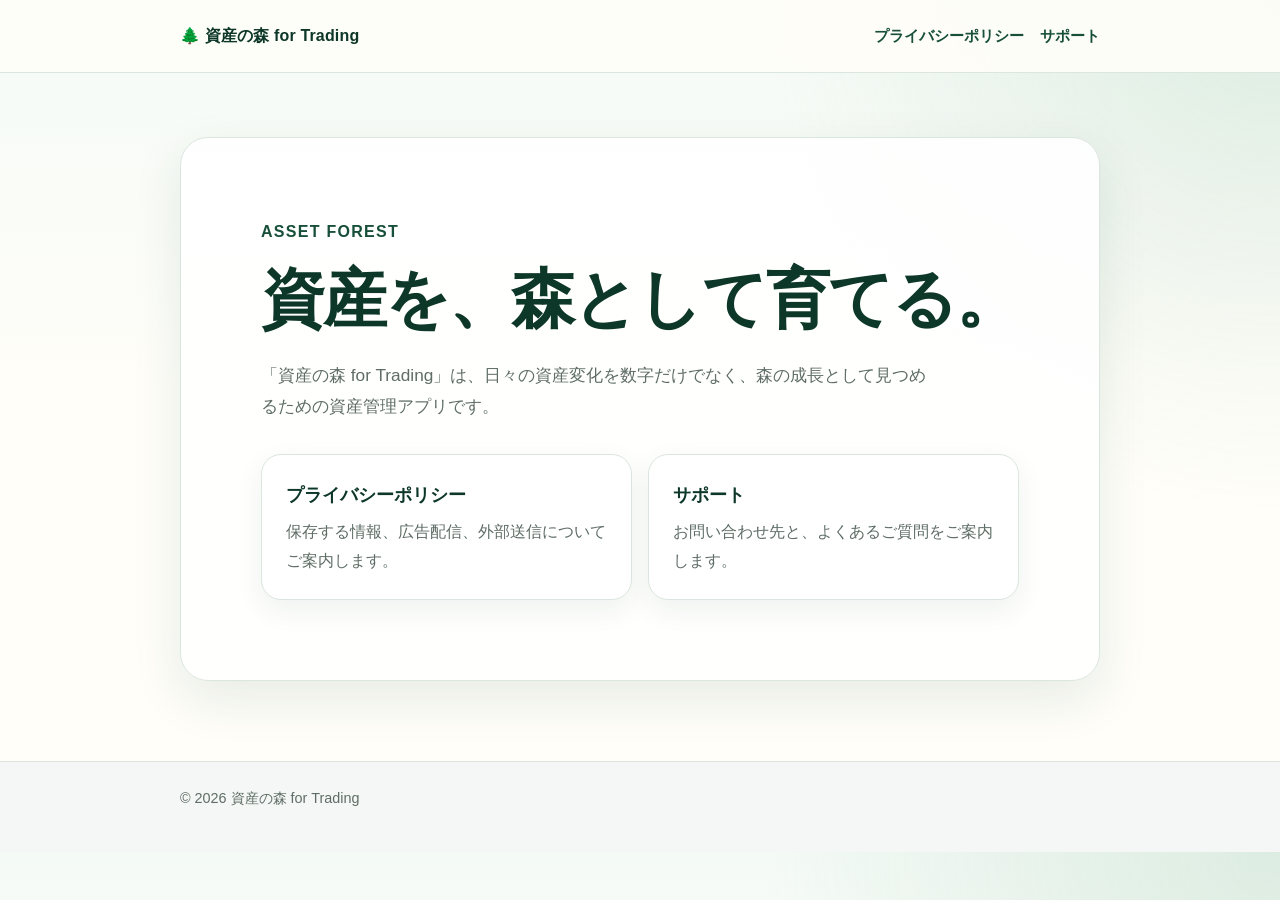
<file: index.html>
<!doctype html>
<html lang="ja">
<head>
  <meta charset="utf-8">
  <meta name="viewport" content="width=device-width, initial-scale=1">
  <meta name="description" content="資産管理アプリ「資産の森 for Trading」の公式情報ページです。">
  <title>資産の森 for Trading</title>
  <link rel="stylesheet" href="/styles.css">
</head>
<body>
  <header class="site-header">
    <div class="header-inner">
      <a class="brand" href="/">🌲 資産の森 for Trading</a>
      <nav aria-label="主要メニュー">
        <a href="/privacy/">プライバシーポリシー</a>
        <a href="/support/">サポート</a>
      </nav>
    </div>
  </header>

  <main>
    <section class="hero">
      <p class="eyebrow">Asset Forest</p>
      <h1>資産を、森として育てる。</h1>
      <p class="lead">「資産の森 for Trading」は、日々の資産変化を数字だけでなく、森の成長として見つめるための資産管理アプリです。</p>

      <div class="cards">
        <a class="card" href="/privacy/">
          <strong>プライバシーポリシー</strong>
          <span>保存する情報、広告配信、外部送信についてご案内します。</span>
        </a>
        <a class="card" href="/support/">
          <strong>サポート</strong>
          <span>お問い合わせ先と、よくあるご質問をご案内します。</span>
        </a>
      </div>
    </section>
  </main>

  <footer class="site-footer">
    <div class="footer-inner">© 2026 資産の森 for Trading</div>
  </footer>
</body>
</html>
</file>
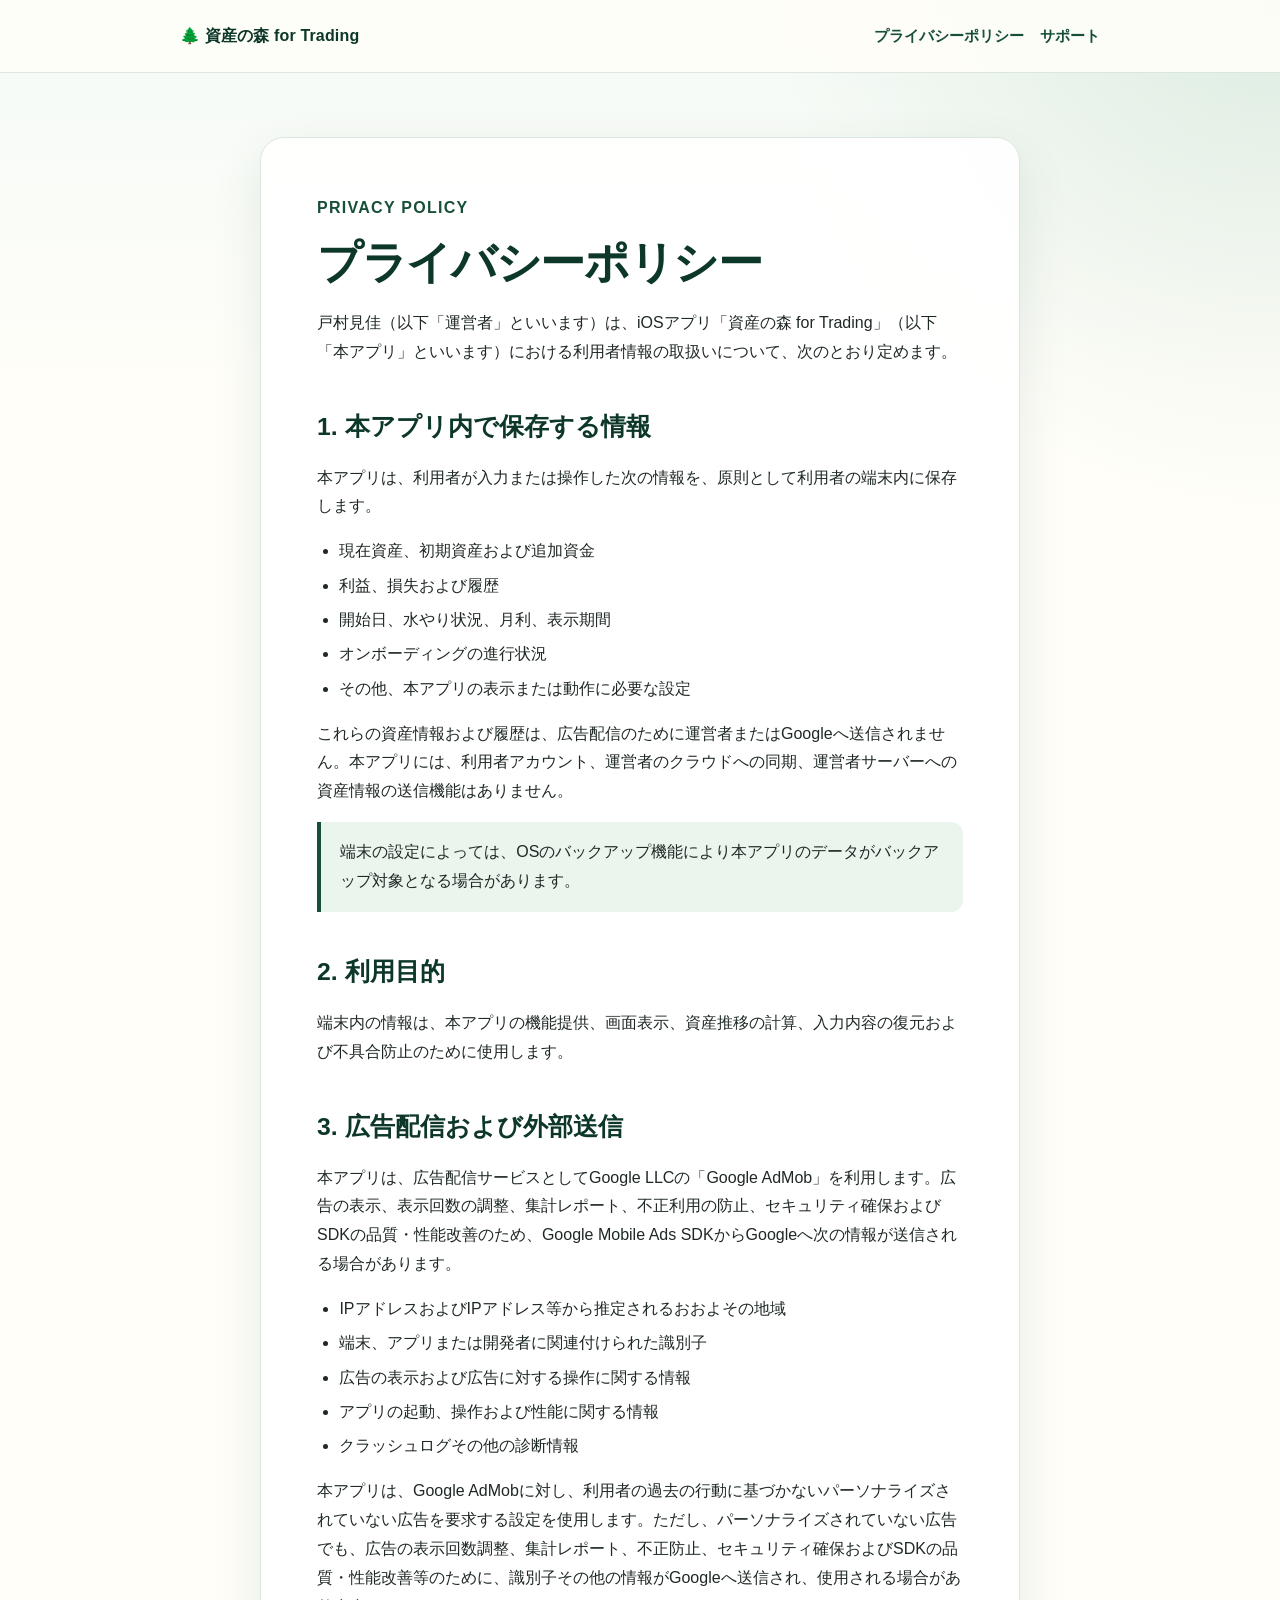
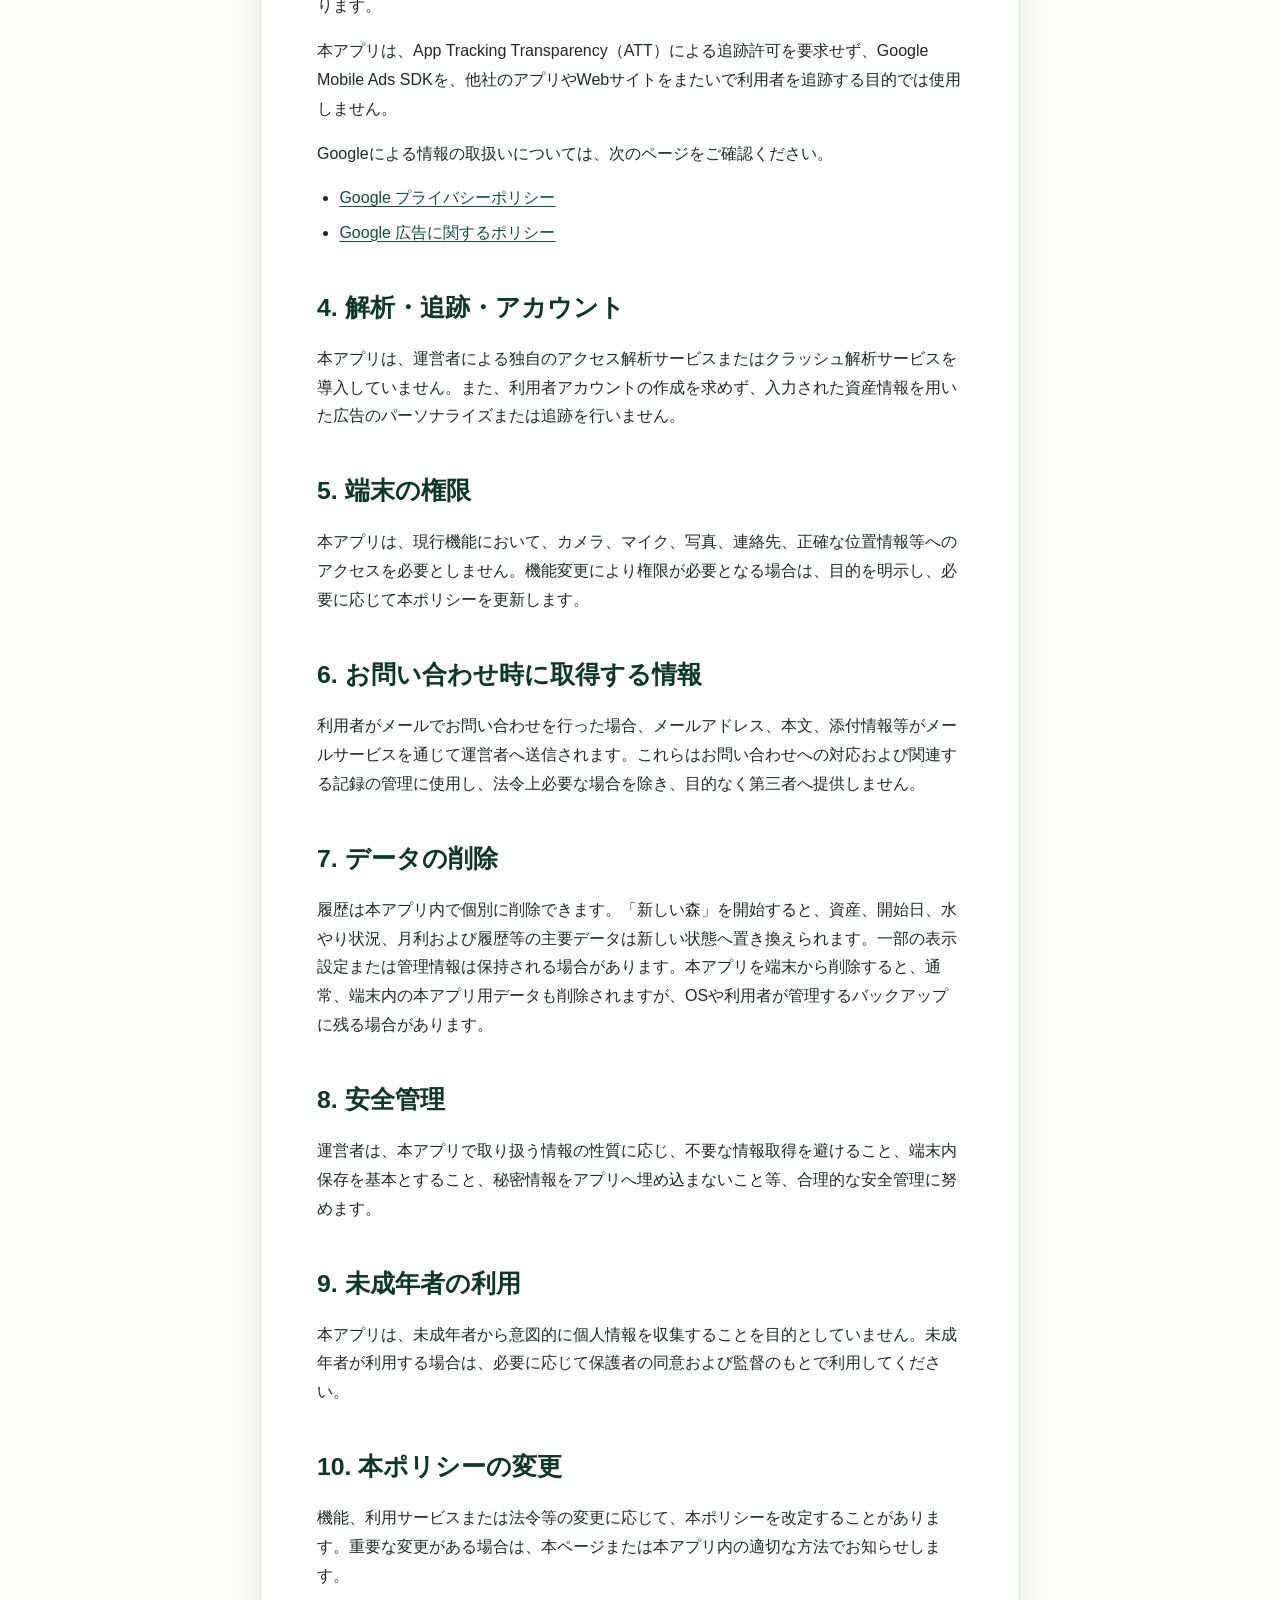
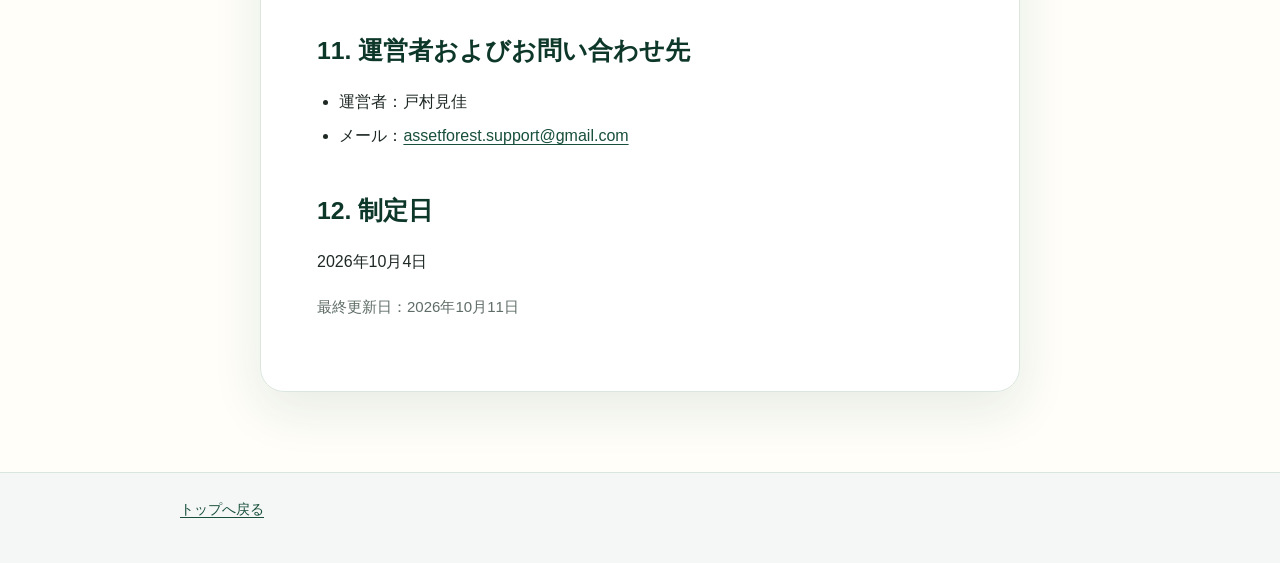
<file: privacy/index.html>
<!doctype html>
<html lang="ja">
<head>
  <meta charset="utf-8">
  <meta name="viewport" content="width=device-width, initial-scale=1">
  <meta name="description" content="資産の森 for Tradingのプライバシーポリシーです。">
  <title>プライバシーポリシー | 資産の森 for Trading</title>
  <link rel="stylesheet" href="/styles.css">
</head>
<body>
  <header class="site-header">
    <div class="header-inner">
      <a class="brand" href="/">🌲 資産の森 for Trading</a>
      <nav aria-label="主要メニュー">
        <a href="/privacy/" aria-current="page">プライバシーポリシー</a>
        <a href="/support/">サポート</a>
      </nav>
    </div>
  </header>

  <main>
    <article class="document">
      <p class="eyebrow">Privacy Policy</p>
      <h1>プライバシーポリシー</h1>
      <p>戸村見佳（以下「運営者」といいます）は、iOSアプリ「資産の森 for Trading」（以下「本アプリ」といいます）における利用者情報の取扱いについて、次のとおり定めます。</p>

      <h2>1. 本アプリ内で保存する情報</h2>
      <p>本アプリは、利用者が入力または操作した次の情報を、原則として利用者の端末内に保存します。</p>
      <ul>
        <li>現在資産、初期資産および追加資金</li>
        <li>利益、損失および履歴</li>
        <li>開始日、水やり状況、月利、表示期間</li>
        <li>オンボーディングの進行状況</li>
        <li>その他、本アプリの表示または動作に必要な設定</li>
      </ul>
      <p>これらの資産情報および履歴は、広告配信のために運営者またはGoogleへ送信されません。本アプリには、利用者アカウント、運営者のクラウドへの同期、運営者サーバーへの資産情報の送信機能はありません。</p>
      <p class="note">端末の設定によっては、OSのバックアップ機能により本アプリのデータがバックアップ対象となる場合があります。</p>

      <h2>2. 利用目的</h2>
      <p>端末内の情報は、本アプリの機能提供、画面表示、資産推移の計算、入力内容の復元および不具合防止のために使用します。</p>

      <h2>3. 広告配信および外部送信</h2>
      <p>本アプリは、広告配信サービスとしてGoogle LLCの「Google AdMob」を利用します。広告の表示、表示回数の調整、集計レポート、不正利用の防止、セキュリティ確保およびSDKの品質・性能改善のため、Google Mobile Ads SDKからGoogleへ次の情報が送信される場合があります。</p>
      <ul>
        <li>IPアドレスおよびIPアドレス等から推定されるおおよその地域</li>
        <li>端末、アプリまたは開発者に関連付けられた識別子</li>
        <li>広告の表示および広告に対する操作に関する情報</li>
        <li>アプリの起動、操作および性能に関する情報</li>
        <li>クラッシュログその他の診断情報</li>
      </ul>
      <p>本アプリは、Google AdMobに対し、利用者の過去の行動に基づかないパーソナライズされていない広告を要求する設定を使用します。ただし、パーソナライズされていない広告でも、広告の表示回数調整、集計レポート、不正防止、セキュリティ確保およびSDKの品質・性能改善等のために、識別子その他の情報がGoogleへ送信され、使用される場合があります。</p>
      <p>本アプリは、App Tracking Transparency（ATT）による追跡許可を要求せず、Google Mobile Ads SDKを、他社のアプリやWebサイトをまたいで利用者を追跡する目的では使用しません。</p>
      <p>Googleによる情報の取扱いについては、次のページをご確認ください。</p>
      <ul>
        <li><a href="https://policies.google.com/privacy?hl=ja" rel="noopener noreferrer">Google プライバシーポリシー</a></li>
        <li><a href="https://policies.google.com/technologies/ads?hl=ja" rel="noopener noreferrer">Google 広告に関するポリシー</a></li>
      </ul>

      <h2>4. 解析・追跡・アカウント</h2>
      <p>本アプリは、運営者による独自のアクセス解析サービスまたはクラッシュ解析サービスを導入していません。また、利用者アカウントの作成を求めず、入力された資産情報を用いた広告のパーソナライズまたは追跡を行いません。</p>

      <h2>5. 端末の権限</h2>
      <p>本アプリは、現行機能において、カメラ、マイク、写真、連絡先、正確な位置情報等へのアクセスを必要としません。機能変更により権限が必要となる場合は、目的を明示し、必要に応じて本ポリシーを更新します。</p>

      <h2>6. お問い合わせ時に取得する情報</h2>
      <p>利用者がメールでお問い合わせを行った場合、メールアドレス、本文、添付情報等がメールサービスを通じて運営者へ送信されます。これらはお問い合わせへの対応および関連する記録の管理に使用し、法令上必要な場合を除き、目的なく第三者へ提供しません。</p>

      <h2>7. データの削除</h2>
      <p>履歴は本アプリ内で個別に削除できます。「新しい森」を開始すると、資産、開始日、水やり状況、月利および履歴等の主要データは新しい状態へ置き換えられます。一部の表示設定または管理情報は保持される場合があります。本アプリを端末から削除すると、通常、端末内の本アプリ用データも削除されますが、OSや利用者が管理するバックアップに残る場合があります。</p>

      <h2>8. 安全管理</h2>
      <p>運営者は、本アプリで取り扱う情報の性質に応じ、不要な情報取得を避けること、端末内保存を基本とすること、秘密情報をアプリへ埋め込まないこと等、合理的な安全管理に努めます。</p>

      <h2>9. 未成年者の利用</h2>
      <p>本アプリは、未成年者から意図的に個人情報を収集することを目的としていません。未成年者が利用する場合は、必要に応じて保護者の同意および監督のもとで利用してください。</p>

      <h2>10. 本ポリシーの変更</h2>
      <p>機能、利用サービスまたは法令等の変更に応じて、本ポリシーを改定することがあります。重要な変更がある場合は、本ページまたは本アプリ内の適切な方法でお知らせします。</p>

      <h2>11. 運営者およびお問い合わせ先</h2>
      <ul>
        <li>運営者：戸村見佳</li>
        <li>メール：<a href="mailto:assetforest.support@gmail.com">assetforest.support@gmail.com</a></li>
      </ul>

      <h2>12. 制定日</h2>
      <p>2026年10月4日</p>
      <p class="meta">最終更新日：2026年10月11日</p>
    </article>
  </main>

  <footer class="site-footer">
    <div class="footer-inner"><a href="/">トップへ戻る</a></div>
  </footer>
</body>
</html>
</file>
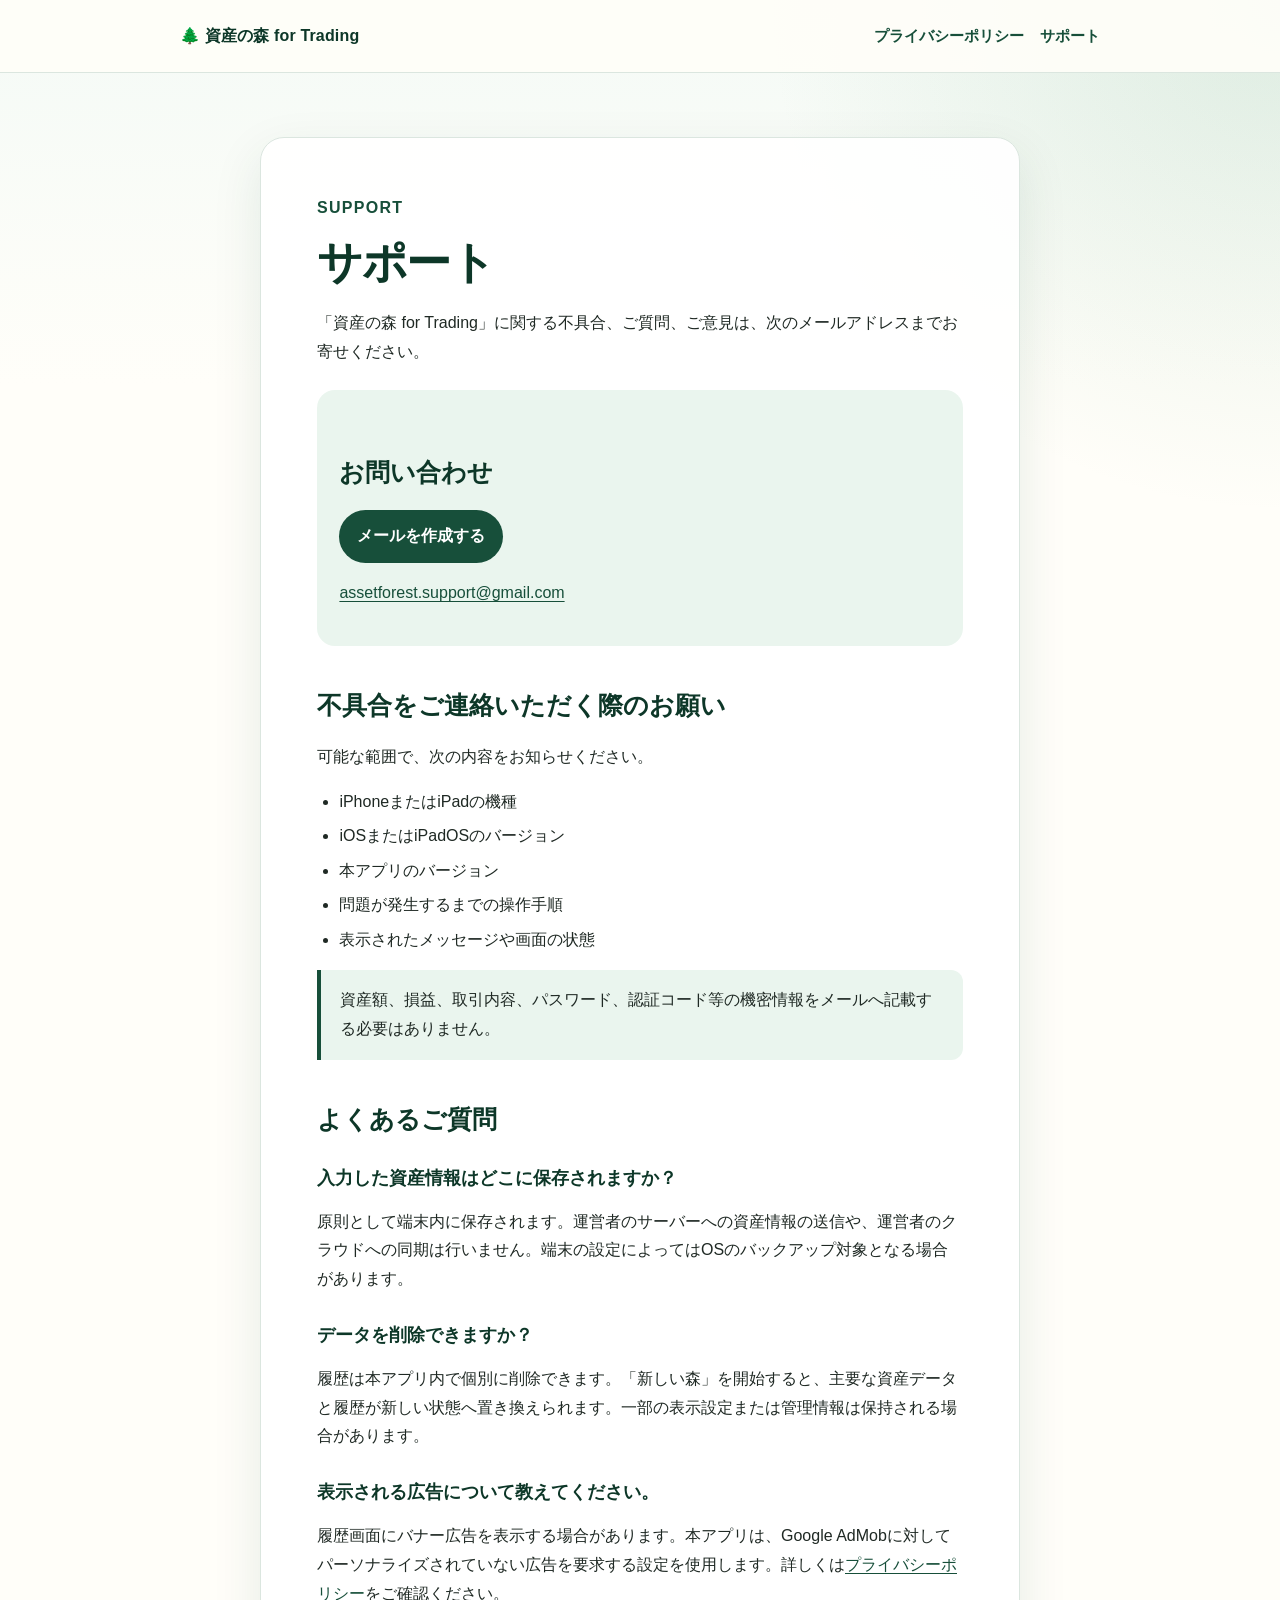
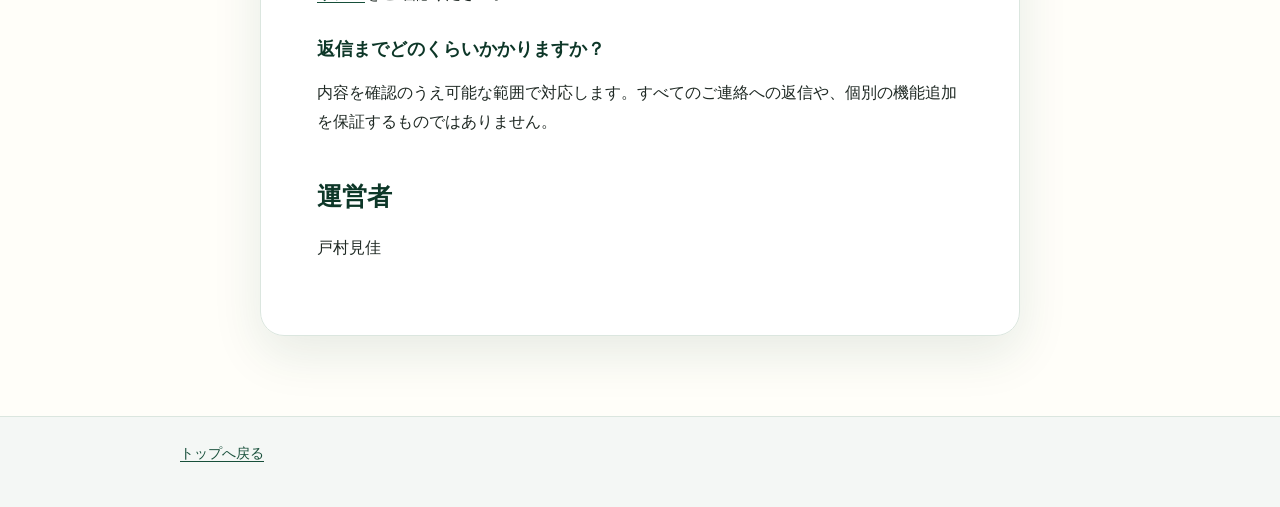
<file: support/index.html>
<!doctype html>
<html lang="ja">
<head>
  <meta charset="utf-8">
  <meta name="viewport" content="width=device-width, initial-scale=1">
  <meta name="description" content="資産の森 for Tradingのサポートページです。">
  <title>サポート | 資産の森 for Trading</title>
  <link rel="stylesheet" href="/styles.css">
</head>
<body>
  <header class="site-header">
    <div class="header-inner">
      <a class="brand" href="/">🌲 資産の森 for Trading</a>
      <nav aria-label="主要メニュー">
        <a href="/privacy/">プライバシーポリシー</a>
        <a href="/support/" aria-current="page">サポート</a>
      </nav>
    </div>
  </header>

  <main>
    <article class="document">
      <p class="eyebrow">Support</p>
      <h1>サポート</h1>
      <p>「資産の森 for Trading」に関する不具合、ご質問、ご意見は、次のメールアドレスまでお寄せください。</p>

      <section class="contact">
        <h2>お問い合わせ</h2>
        <p><a class="button" href="mailto:assetforest.support@gmail.com?subject=%E8%B3%87%E7%94%A3%E3%81%AE%E6%A3%AE%20for%20Trading%20%E3%81%8A%E5%95%8F%E3%81%84%E5%90%88%E3%82%8F%E3%81%9B">メールを作成する</a></p>
        <p><a href="mailto:assetforest.support@gmail.com">assetforest.support@gmail.com</a></p>
      </section>

      <h2>不具合をご連絡いただく際のお願い</h2>
      <p>可能な範囲で、次の内容をお知らせください。</p>
      <ul>
        <li>iPhoneまたはiPadの機種</li>
        <li>iOSまたはiPadOSのバージョン</li>
        <li>本アプリのバージョン</li>
        <li>問題が発生するまでの操作手順</li>
        <li>表示されたメッセージや画面の状態</li>
      </ul>
      <p class="note">資産額、損益、取引内容、パスワード、認証コード等の機密情報をメールへ記載する必要はありません。</p>

      <h2>よくあるご質問</h2>
      <h3>入力した資産情報はどこに保存されますか？</h3>
      <p>原則として端末内に保存されます。運営者のサーバーへの資産情報の送信や、運営者のクラウドへの同期は行いません。端末の設定によってはOSのバックアップ対象となる場合があります。</p>

      <h3>データを削除できますか？</h3>
      <p>履歴は本アプリ内で個別に削除できます。「新しい森」を開始すると、主要な資産データと履歴が新しい状態へ置き換えられます。一部の表示設定または管理情報は保持される場合があります。</p>

      <h3>表示される広告について教えてください。</h3>
      <p>履歴画面にバナー広告を表示する場合があります。本アプリは、Google AdMobに対してパーソナライズされていない広告を要求する設定を使用します。詳しくは<a href="/privacy/">プライバシーポリシー</a>をご確認ください。</p>

      <h3>返信までどのくらいかかりますか？</h3>
      <p>内容を確認のうえ可能な範囲で対応します。すべてのご連絡への返信や、個別の機能追加を保証するものではありません。</p>

      <h2>運営者</h2>
      <p>戸村見佳</p>
    </article>
  </main>

  <footer class="site-footer">
    <div class="footer-inner"><a href="/">トップへ戻る</a></div>
  </footer>
</body>
</html>
</file>
<file: styles.css>
:root {
  color-scheme: light;
  --forest: #174f3a;
  --forest-deep: #0d3728;
  --leaf: #eaf5ee;
  --paper: #fffef9;
  --ink: #1f2924;
  --muted: #5f6d66;
  --line: #dbe6df;
  --accent: #6b4fb3;
  --shadow: 0 18px 50px rgba(20, 64, 47, 0.10);
}

* { box-sizing: border-box; }

html { scroll-behavior: smooth; }

body {
  margin: 0;
  color: var(--ink);
  background:
    radial-gradient(circle at top right, rgba(127, 180, 142, 0.20), transparent 32rem),
    linear-gradient(180deg, #f4faf6 0%, var(--paper) 24rem);
  font-family: -apple-system, BlinkMacSystemFont, "Hiragino Sans", "Yu Gothic", "Meiryo", sans-serif;
  line-height: 1.8;
}

a { color: var(--forest); text-underline-offset: 0.2em; }
a:hover { color: var(--accent); }

.site-header {
  border-bottom: 1px solid var(--line);
  background: rgba(255, 254, 249, 0.92);
}

.header-inner,
main,
.footer-inner {
  width: min(100% - 2rem, 920px);
  margin-inline: auto;
}

.header-inner {
  display: flex;
  align-items: center;
  justify-content: space-between;
  gap: 1rem;
  min-height: 72px;
}

.brand {
  color: var(--forest-deep);
  font-weight: 800;
  text-decoration: none;
  letter-spacing: 0.01em;
}

nav { display: flex; flex-wrap: wrap; gap: 1rem; font-size: 0.94rem; }
nav a { text-decoration: none; font-weight: 650; }

main { padding: 4rem 0 5rem; }

.hero {
  padding: clamp(2rem, 7vw, 5rem);
  border: 1px solid var(--line);
  border-radius: 28px;
  background: rgba(255, 255, 255, 0.88);
  box-shadow: var(--shadow);
}

.eyebrow {
  margin: 0 0 0.6rem;
  color: var(--forest);
  font-weight: 800;
  letter-spacing: 0.08em;
  text-transform: uppercase;
}

h1, h2, h3 { color: var(--forest-deep); line-height: 1.35; }
h1 { margin: 0 0 1rem; font-size: clamp(2rem, 7vw, 4rem); letter-spacing: -0.03em; }
h2 { margin-top: 2.7rem; font-size: 1.55rem; }
h3 { margin-top: 1.8rem; font-size: 1.12rem; }

.lead { max-width: 42rem; color: var(--muted); font-size: 1.08rem; }

.cards {
  display: grid;
  grid-template-columns: repeat(2, minmax(0, 1fr));
  gap: 1rem;
  margin-top: 2rem;
}

.card {
  display: block;
  padding: 1.5rem;
  border: 1px solid var(--line);
  border-radius: 20px;
  background: #fff;
  color: var(--ink);
  text-decoration: none;
  box-shadow: 0 10px 28px rgba(20, 64, 47, 0.07);
}

.card:hover { border-color: #9cbaa8; transform: translateY(-1px); }
.card strong { display: block; margin-bottom: 0.4rem; color: var(--forest-deep); font-size: 1.12rem; }
.card span { color: var(--muted); }

.document {
  max-width: 760px;
  margin-inline: auto;
  padding: clamp(1.4rem, 5vw, 3.5rem);
  border: 1px solid var(--line);
  border-radius: 24px;
  background: rgba(255, 255, 255, 0.94);
  box-shadow: var(--shadow);
}

.document h1 { font-size: clamp(1.8rem, 5vw, 2.8rem); }
.document ul { padding-left: 1.4rem; }
.document li + li { margin-top: 0.35rem; }

.note {
  padding: 1rem 1.2rem;
  border-left: 4px solid var(--forest);
  border-radius: 0 12px 12px 0;
  background: var(--leaf);
}

.meta { color: var(--muted); font-size: 0.94rem; }

.contact {
  margin: 1.5rem 0;
  padding: 1.4rem;
  border-radius: 18px;
  background: var(--leaf);
}

.button {
  display: inline-block;
  padding: 0.75rem 1.1rem;
  border-radius: 999px;
  background: var(--forest);
  color: #fff;
  font-weight: 750;
  text-decoration: none;
}
.button:hover { background: var(--forest-deep); color: #fff; }

.site-footer {
  border-top: 1px solid var(--line);
  color: var(--muted);
  background: #f4f7f5;
}
.footer-inner { padding: 1.5rem 0 2.5rem; font-size: 0.9rem; }

@media (max-width: 640px) {
  .header-inner { align-items: flex-start; flex-direction: column; padding-block: 1rem; }
  main { padding-top: 2rem; }
  .cards { grid-template-columns: 1fr; }
}
</file>
